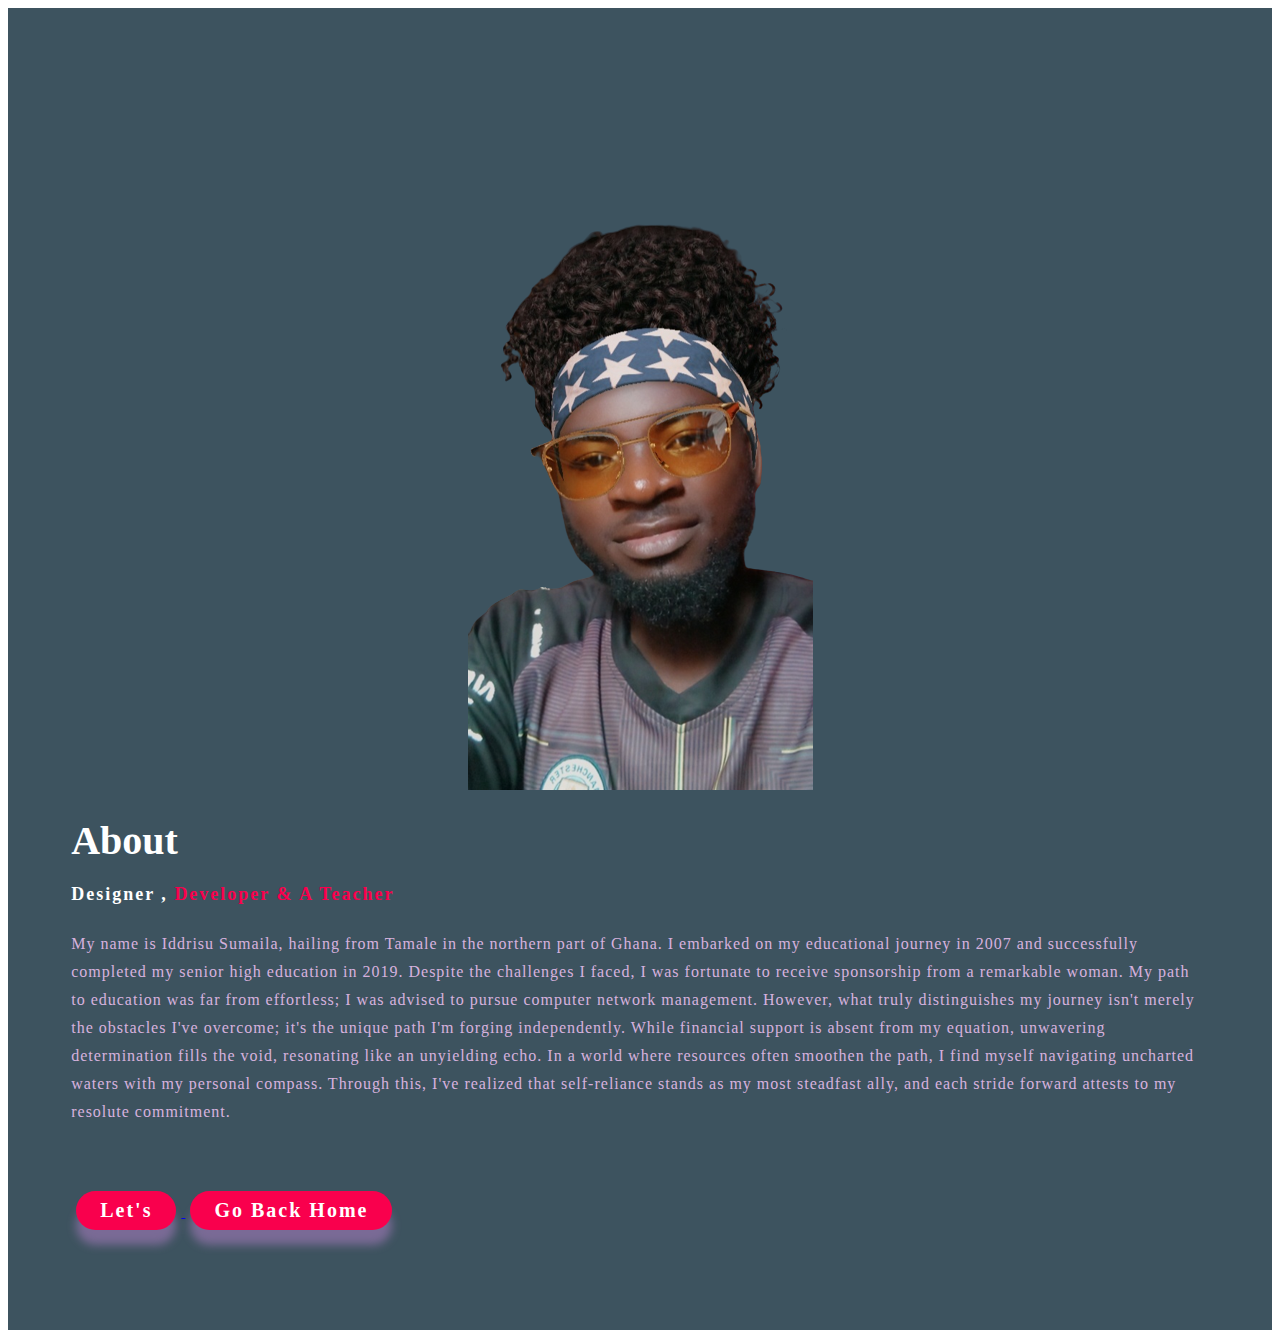
<file: about.html>
<!DOCTYPE html>
<html lang="en">
<head>
    <meta charset="UTF-8">
    <meta name="viewport" content="width=device-width, initial-scale=1.0">
    <title> about</title>
    <link rel="stylesheet" href="style2.css">
</head>
<body>
    <section class="about">
        <div class="main">
            <img src="sumaila.png" alt=" this an about image ">
            <div class="about-text">
                <h1>about</h1>
                <h3>Designer ,<span> Developer & a Teacher</span></h3>
                <p>
                    My name is Iddrisu Sumaila, hailing from Tamale in the northern part of Ghana. I embarked on my educational journey in 2007 and successfully completed my senior high education in 2019. Despite the challenges I faced, I was fortunate to receive sponsorship from a remarkable woman.

                    My path to education was far from effortless; I was advised to pursue computer network management. However, what truly distinguishes my journey isn't merely the obstacles I've overcome; it's the unique path I'm forging independently. While financial support is absent from my equation, unwavering determination fills the void, resonating like an unyielding echo. In a world where resources often smoothen the path, I find myself navigating uncharted waters with my personal compass. Through this, I've realized that self-reliance stands as my most steadfast ally, and each stride forward attests to my resolute commitment.
                  
                </p>
                <a href="contact-us.html">
                <button class="button"> let's</button>
                 </a>
                 <a href="index.html">
                <button class="button">go back home </button>
            </a>
            </div>
        </div>

    </section>
</body>
</html>
</file>
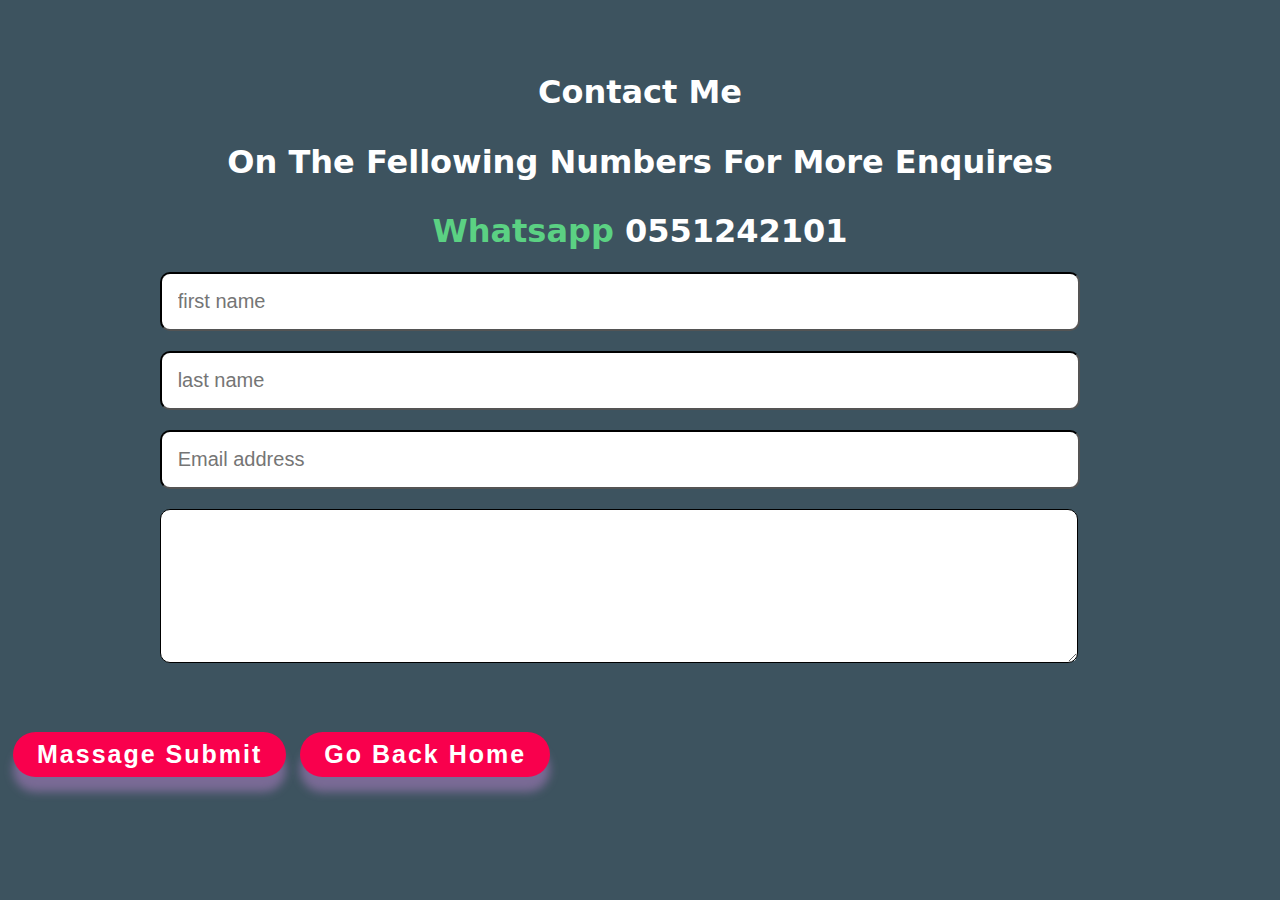
<file: contact-us.html>
<!DOCTYPE html>
<html lang="en">
<head>
    <meta charset="UTF-8">
    <meta name="viewport" content="width=device-width, initial-scale=1.0">
    <title>contact us </title>
    <link rel="stylesheet" href="https://fontawesome.com/v5/icons/html5?f=brands&s=solid">
    <style>
        *{
            background: #3d535f;
        }
        h1{
            text-align: center;
            font-family: system-ui, -apple-system, BlinkMacSystemFont, 'Segoe UI', Roboto, Oxygen, Ubuntu, Cantarell, 'Open Sans', 'Helvetica Neue', sans-serif;
            font-size: 6opx;
            padding-top: 10px;
            color: white;
            text-transform: capitalize;
        }
        span{
            color: #5bd183;
        }
        input{
            width: 70%;
            background-color: white;
            margin-left: 12%;
            font-size: 20px;
            padding: 16px 16px;
            border-radius: 10px;
            border-color: black;
            margin-bottom: 20px;
        }
        textarea{
            width: 70%;
            background-color: white;
            margin-left: 12%;
            font-size: 20px;
            padding: 16px 16px;
            border-radius: 10px;
            border-color: black;
            margin-bottom: 25px;
            font-family: system-ui, -apple-system, BlinkMacSystemFont, 'Segoe UI', Roboto, Oxygen, Ubuntu, Cantarell, 'Open Sans', 'Helvetica Neue', sans-serif;
            
        }
        .wrapper{
            z-index: 5;
        }
        input:focus-within{
            outline: none;
            border-color: #5bd183;
            border-width: 3px;

        }
        textarea:focus-within{
            outline: none;
            border-color: #5bd183;
            border-width: 3px;

        }
        button{
            color:white ;
    text-decoration: none;
    outline: none;
    border: none;
    border-radius: 30px;
    font-size: 25px;
    font-weight: bold;
     background-color: #f9004d;
     padding:8px 24px;
     margin: 40px 5px;
     letter-spacing: 2px;
     text-transform: capitalize;
     box-shadow: 0 15px 10px rgba(215, 142, 233, 0.4);
     transition: .4s;
        }
        button:hover{
        background-color:transparent ;
        border: 2px solid;
        cursor: pointer;

        }
        .links a{
    font-size: 30px;
    color: #3d535f;
    margin: 25px 10px;
     
}
.links a:hover{
    color: #7f00ff;
}
a button{
    color:white ;
    text-decoration: none;
    outline: none;
    border: none;
    border-radius: 30px;
    font-size: 25px;
    font-weight: bold;
     background-color: #f9004d;
     padding:8px 24px;
     margin: 40px 5px;
     letter-spacing: 2px;
     text-transform: capitalize;
     box-shadow: 0 15px 10px rgba(215, 142, 233, 0.4);
     transition: .4s;
}
a  button:hover{
        background-color:transparent ;
        border: 2px solid;
        cursor: pointer;

        }
    </style>
</head>
<body>
   <div class="links">
   <a href="#"> <i class="fab fa-linkedin"></i></a>
   <a href="#"> <i class="fab fa-instagram"></i></a>
   <a href="#"> <i class="fab fa-twitter"></i></a> 
</div>
   
    <h1> contact me </h1>
    <h1>on the fellowing  numbers for more enquires </h1>
    <h1><span>whatsapp </span> 0551242101</h1>
    <form action="https://formspree.io/f/xeqbgovp" method="POST">
        <input type="first name " placeholder="first name" autocomplete="off" required> 
        <input type="last name " placeholder="last name" autocomplete="off" required> 
        <input type="emai " placeholder="Email address" autocomplete="off" required> 
        <textarea rows="5" cols="60" required autocomplete="off"name="massage"></textarea>
        <button type="submit">massage submit</button>
        <a href="#">
            <button > go back home</button>
        </a>
        
</form>

</body>
</html>
</file>
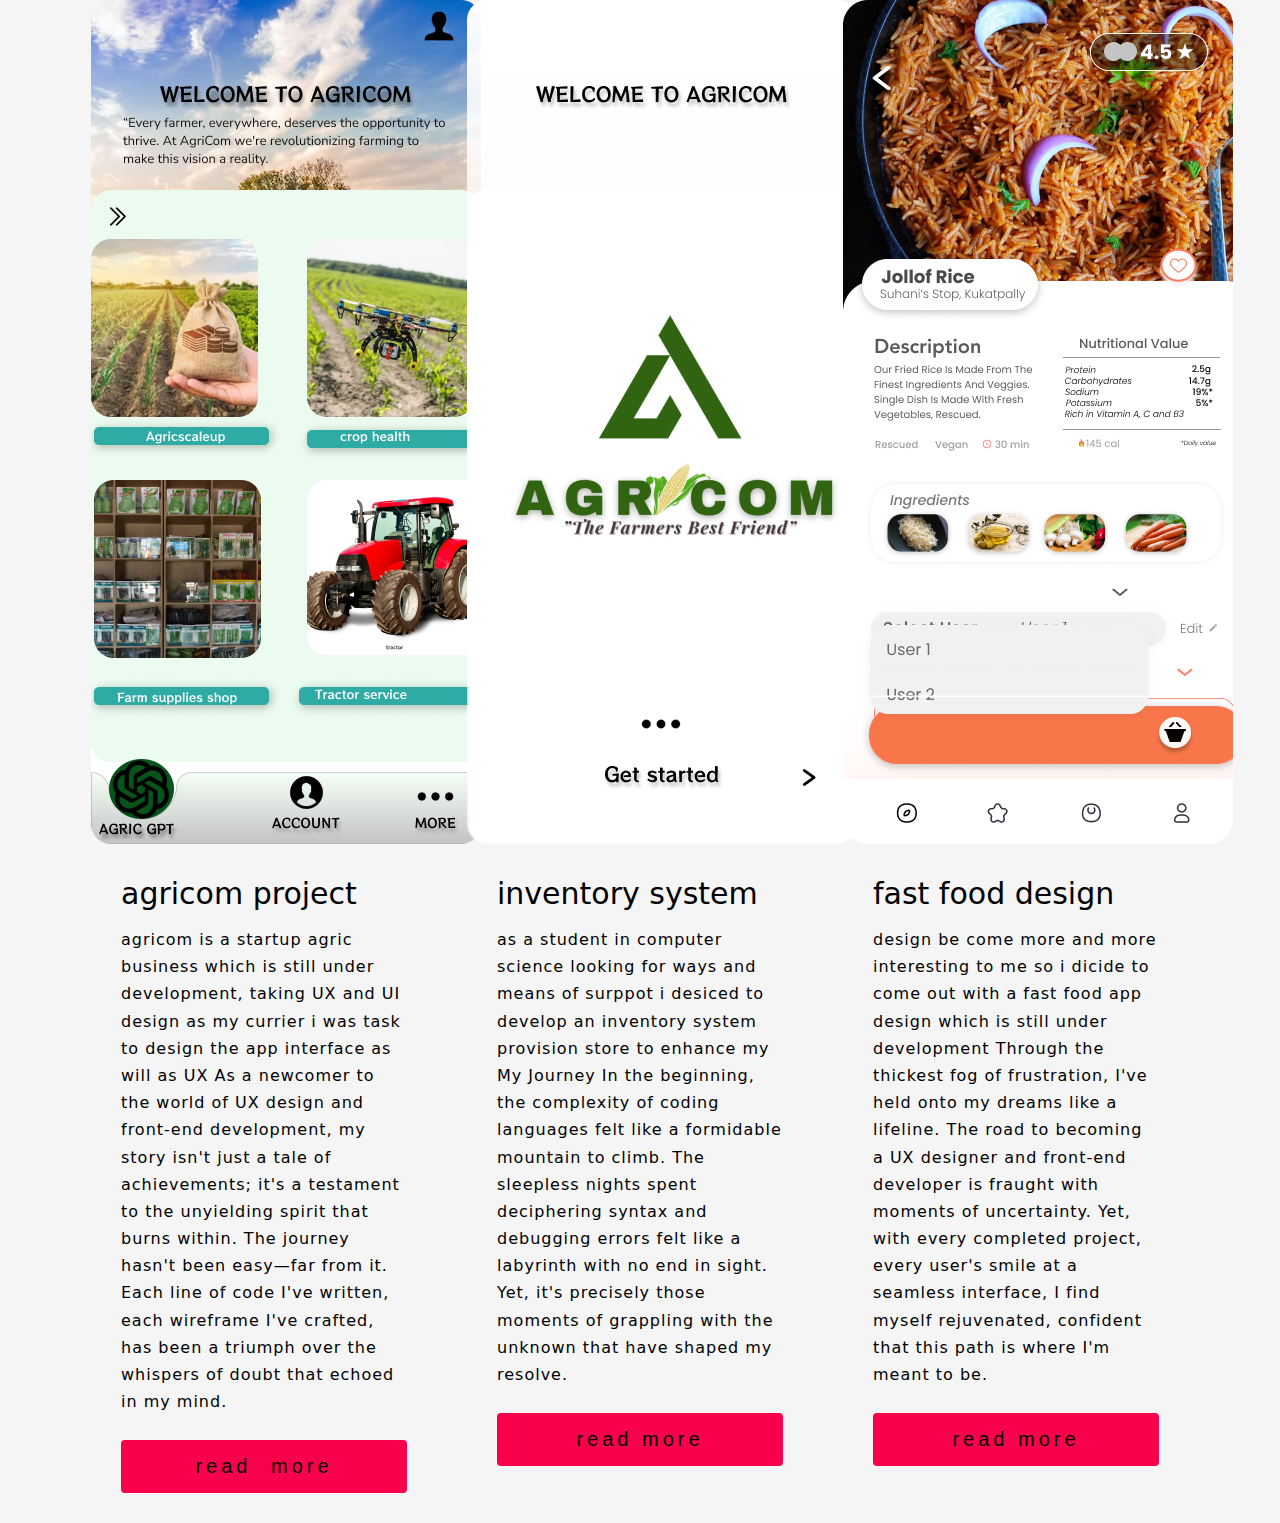
<file: projects.html>
<!DOCTYPE html>
<html lang="en">
<head>
    <meta charset="UTF-8">
    <meta name="viewport" content="width=device-width, initial-scale=1.0">
    <title>projects page</title>
   <link rel="stylesheet" href="style3.css">
  
</head>
<body>
        <div class="grid">
            <div class="gride-items">
                <div class="card">
                    <img src="home.png" alt="home frame">
                    <div class="card-content">
                        <h2 class="card-hearder">agricom project</h2>
                <p> agricom is a startup agric business which is still under development, taking UX and UI design as my currier i was task to design  the app interface as will as UX 
                    As a newcomer to the world of UX design and front-end development, my story isn't just a tale of achievements; it's a testament to the unyielding spirit that burns within. The journey hasn't been easy—far from it. Each line of code I've written, each wireframe I've crafted, has been a triumph over the whispers of doubt that echoed in my mind.
                 </p>
                    <button class="card-btn">read<span> more</span></button>
                    </div>
                </div>
      
            </div>

            <div  class="grid-iterms">
                <div class="card">
                    <img src="agricom frame.png" alt=" agricom">
                    <div class="card-content">
                        <h2 class="card-hearder">inventory system</h2>
                <p >as  a student in computer science  looking for ways and means of surppot i desiced to develop an inventory system provision store to enhance my  My Journey
                    In the beginning, the complexity of coding languages felt like a formidable mountain to climb. The sleepless nights spent deciphering syntax and debugging errors felt like a labyrinth with no end in sight. Yet, it's precisely those moments of grappling with the unknown that have shaped my resolve.
                </p>
                    <button class="card-btn">read more</button>
                    </div>
                </div>
            </div>
            <div  class="grid-iterms">
                <div class="card">
                    <img src="33 (1).png" alt="home frame">
                    <div class="card-content">
                        <h2 class="card-hearder">fast food design</h2>
                         <p > design be come more and more interesting to me  so i dicide to come out with  a fast food app design  which is still under development
                            Through the thickest fog of frustration, I've held onto my dreams like a lifeline. The road to becoming a UX designer and front-end developer is fraught with moments of uncertainty. Yet, with every completed project, every user's smile at a seamless interface, I find myself rejuvenated, confident that this path is where I'm meant to be.</p>
                    <button class="card-btn">read more</button>
                    </div>
                </div>
      
            </div>
        </div>
</body>
</html>
</file>
<file: style2.css>
*{
    padding: o;
    margin: o;
    font-family: 'Times New Roman', Times, serif;
    box-sizing: border-box;
}
.about{
    width: 100%;
    padding:60px 0px;
    background-color: #3d535f;
}
.about img{
    height: auto;
    max-width: 100%;
}
.about-text{
    width:100%;
}
.main{
    width: 90%;
    max-width:95% ;
    margin:0 auto;
    display: flex;
    align-items: center;
    justify-content:center;
    flex-direction: column;

}
.about-text h1{
    color: white;
    font-size: 40px;
    text-transform: capitalize;
    margin-bottom:20px ;
}
.about-text h3{
    color: white;
    font-size:18px;
    text-transform: capitalize;
    margin-bottom: 25PX;
    letter-spacing:2px ;
}
span{
    color:#f9004d;

}
.about-text p{
    color: #fcfc;
    letter-spacing: 1px;
    line-height: 28px;
    font-size: 16px;
    margin-bottom: 25px;
}
  button{
    color:white ;
    text-decoration: none;
    outline: none;
    border: none;
    border-radius: 30px;
    font-size: 20px;
    font-weight: bold;
     background-color: #f9004d;
     padding:8px 24px;
     margin: 40px 5px;
     letter-spacing: 2px;
     text-transform: capitalize;
     box-shadow: 0 15px 10px rgba(215, 142, 233, 0.4);
     transition: .4s;
}
  button:hover{
    background-color:transparent ;
    border: 2px solid;
    cursor: pointer;

}
</file>
<file: style3.css>
* {
    padding: 0;
    margin: 0;
    box-sizing: border-box;
}

html {
    font-size: 62.5%;
}

body {
    background: #f5f5f5;;
    align-items: center;
    display: flex;
    justify-content: center;
    font-family: system-ui, -apple-system, BlinkMacSystemFont, 'Segoe UI', Roboto, Oxygen, Ubuntu, Cantarell, 'Open Sans', 'Helvetica Neue', sans-serif;
    min-height: 100vh;
    padding: 0 3rem; /* Added padding for responsiveness */
}

.grid {
    display: grid;
    width: 90%; /* Adjust the width to fit the screen */
    grid-gap: 3rem;
    grid-template-columns: repeat(auto-fit, minmax(30rem, 1fr));
    align-items: start;
}

.grid-items {
    background-color: white;
    border-radius: 1rem;
    overflow: hidden;
    box-shadow: 0 4rem 8rem rgba(0, 0, 0, 0.1); /* Adjust the box shadow */
    cursor: pointer;
    transition: transform 1.2s, box-shadow 1.2s;
}

.grid-items:hover {
    transform: translateY(-0.5%);
    box-shadow: 0 6rem 10rem rgba(0, 0, 0, 0.5); /* Adjust the box shadow */
}

.card-image {
    display: block;
    width: 100%;
    max-height: 10rem; /* Adjust the max height for responsive design */
    object-fit: cover;
}

.card-content {
    padding: 3rem;
}

.card-hearder {
    font-size: 3rem;
    font-weight: 500;
    color: black;
    margin-bottom: 1.5rem;
}

p {
    font-size: 1.6rem;
    letter-spacing: 0.1rem;
    line-height: 1.7;
    color:black;
    margin-bottom: 2.5rem;
}

.card-btn {
    display: block;
    width: 100%;
    padding: 1.5rem;
    font-size: 2rem;
    text-align: center;
    color:black;
    background-color: #f9004d;
    border: none;
    border-radius: 0.4rem;
    transition: 0.2s;
    cursor: pointer;
    letter-spacing: 0.4rem;
}

.card-btn span {
    margin-left: 1rem;
    transition: 2s;
}

.card-btn:hover,
.card-btn:active {
    background-color:#78c91b;
}

.card-btn:hover span,
.card-btn:active span {
    margin-left: 1.5rem;
}

@media only screen and (max-width: 60em) {
    .grid {
        grid-gap: 3rem;
    }
}
</file>
